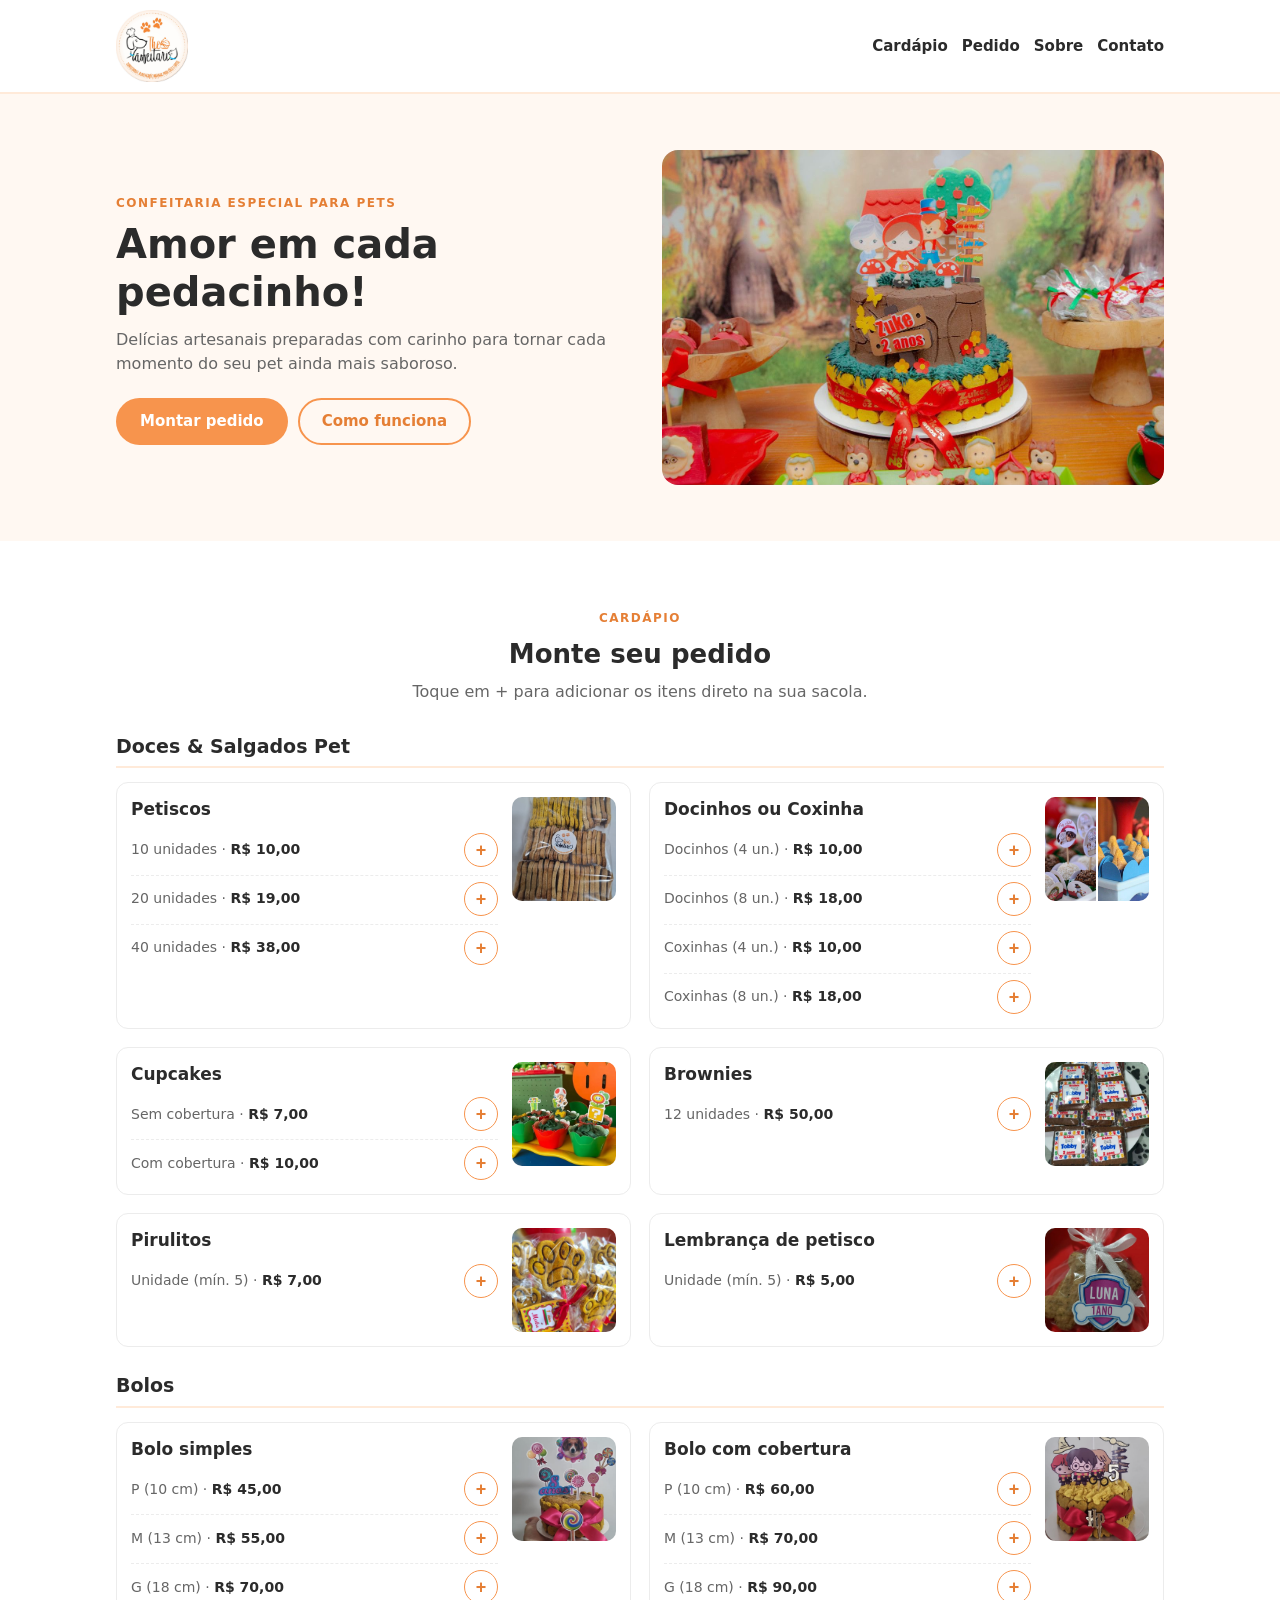
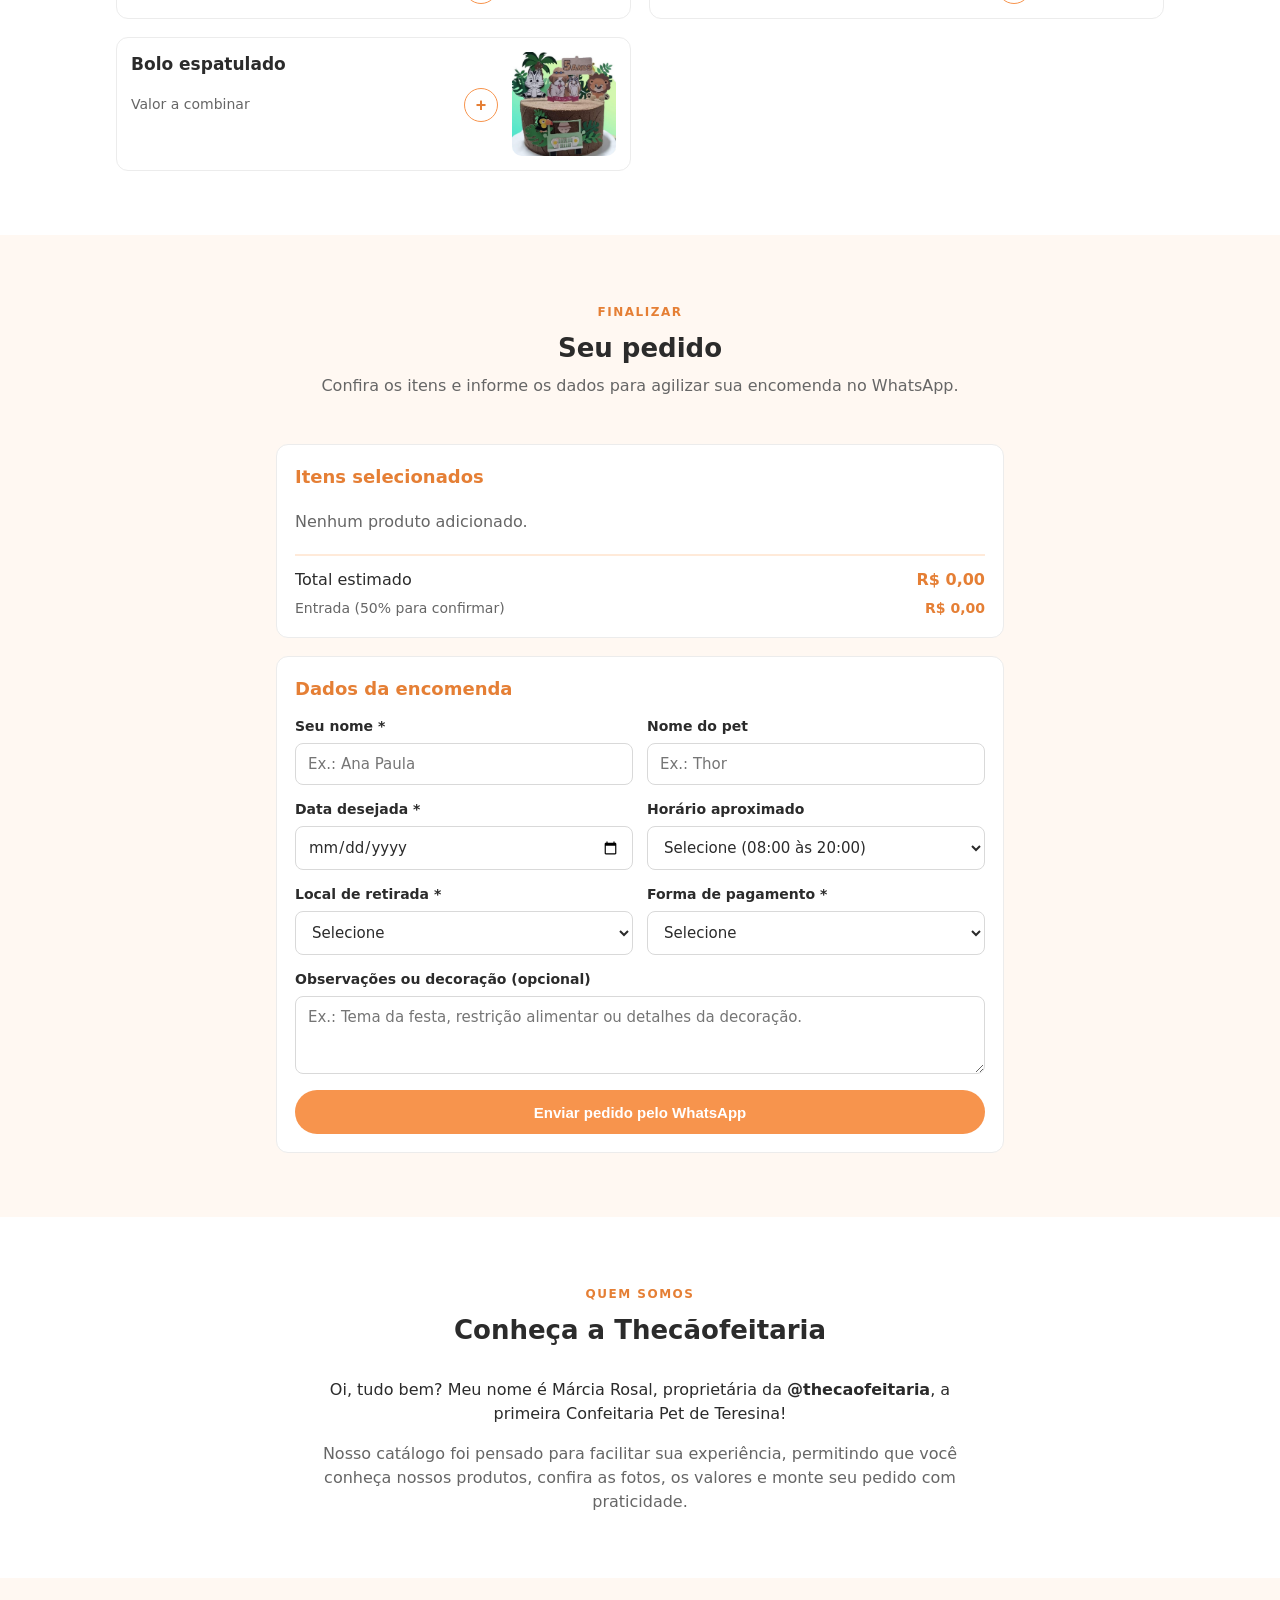
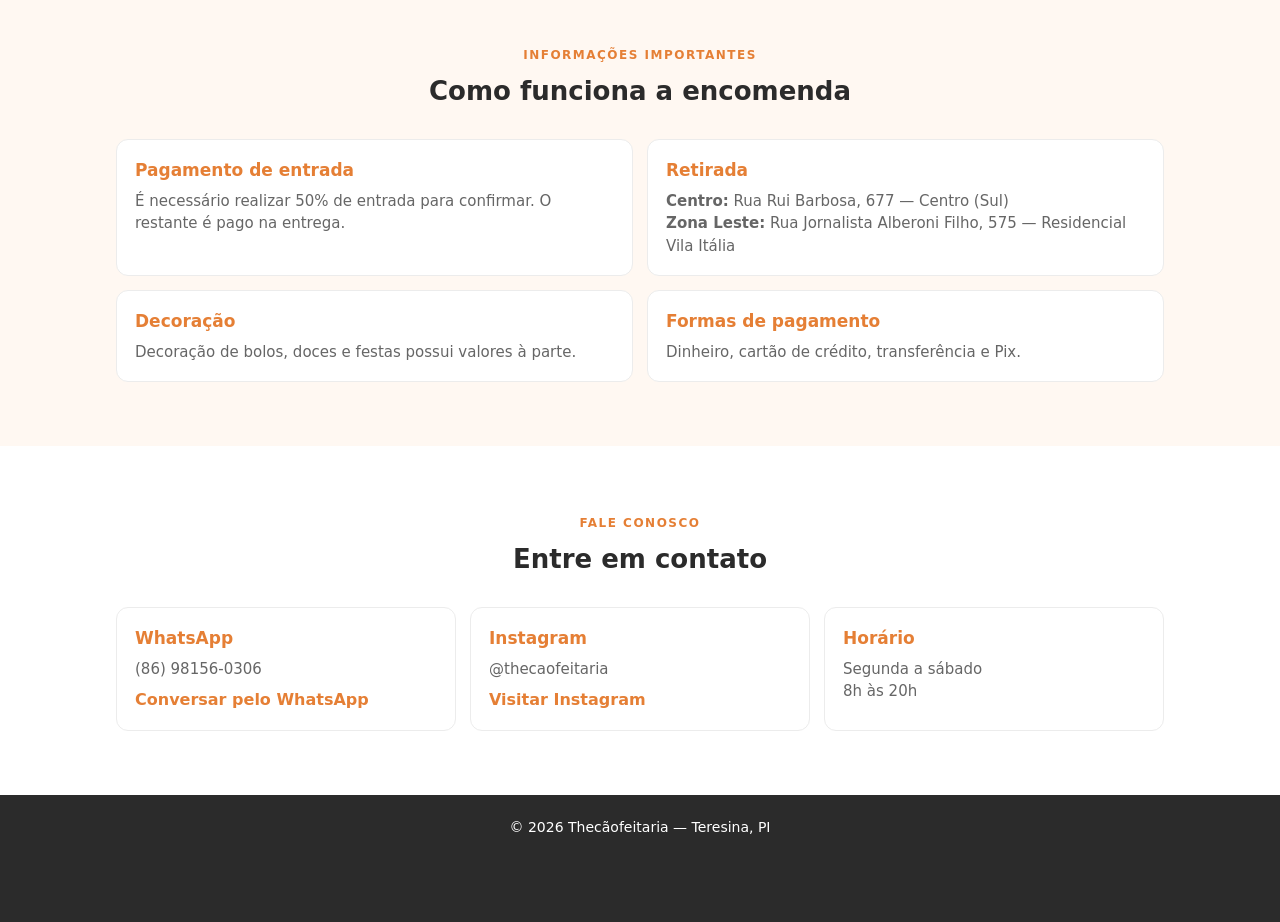
<file: index.html>
<!DOCTYPE html>
<html lang="pt-BR">
<head>
    <meta charset="UTF-8">
    <meta name="viewport" content="width=device-width, initial-scale=1.0">
    <meta http-equiv="Content-Security-Policy" content="default-src 'self'; script-src 'self'; style-src 'self'; img-src 'self' data:; connect-src 'self' https://*.supabase.co; object-src 'none'; base-uri 'self';">
    <title>Thecãofeitaria | Confeitaria Pet</title>
    <link rel="stylesheet" href="css/style.css">
    <script src="js/config.js" defer></script>
    <script src="js/script.js" defer></script>
</head>
<body>
    <header class="site-header">
        <nav class="container nav">
            <a href="#inicio" class="logo">
                <img src="images/logo.jpeg" alt="Thecãofeitaria">
            </a>
            <ul class="nav-links">
                <li><a href="#produtos">Cardápio</a></li>
                <li><a href="#montar-pedido">Pedido</a></li>
                <li><a href="#sobre">Sobre</a></li>
                <li><a href="#contato">Contato</a></li>
            </ul>
        </nav>
    </header>

    <main>
        <section id="inicio" class="hero">
            <div class="container hero-grid">
                <div class="hero-content">
                    <span class="eyebrow">Confeitaria especial para pets</span>
                    <h1>Amor em cada pedacinho!</h1>
                    <p>
                        Delícias artesanais preparadas com carinho para tornar cada
                        momento do seu pet ainda mais saboroso.
                    </p>
                    <div class="hero-actions">
                        <a href="#produtos" class="btn btn-primary">Montar pedido</a>
                        <a href="#encomendas" class="btn btn-outline">Como funciona</a>
                    </div>
                </div>
                <div class="hero-media">
                    <img src="images/destaque.jpeg" alt="Delícias preparadas pela Thecãofeitaria">
                </div>
            </div>
        </section>

        <section id="produtos" class="section">
            <div class="container">
                <header class="section-head">
                    <span class="eyebrow">Cardápio</span>
                    <h2>Monte seu pedido</h2>
                    <p>Toque em + para adicionar os itens direto na sua sacola.</p>
                </header>

                <h3 class="category-title">Doces &amp; Salgados Pet</h3>
                <div class="menu-grid">
                    <article class="menu-item">
                        <div class="menu-info">
                            <h4>Petiscos</h4>
                            <div class="variants">
                                <div class="variant-row" data-name="Petiscos - 10 unidades" data-price="10">
                                    <span class="variant-label">10 unidades · <strong>R$ 10,00</strong></span>
                                    <div class="qty-control"></div>
                                </div>
                                <div class="variant-row" data-name="Petiscos - 20 unidades" data-price="19">
                                    <span class="variant-label">20 unidades · <strong>R$ 19,00</strong></span>
                                    <div class="qty-control"></div>
                                </div>
                                <div class="variant-row" data-name="Petiscos - 40 unidades" data-price="38">
                                    <span class="variant-label">40 unidades · <strong>R$ 38,00</strong></span>
                                    <div class="qty-control"></div>
                                </div>
                            </div>
                        </div>
                        <div class="menu-thumb">
                            <img src="images/petiscos.jpeg" alt="Petiscos para pets">
                        </div>
                    </article>

                    <article class="menu-item">
                        <div class="menu-info">
                            <h4>Docinhos ou Coxinha</h4>
                            <div class="variants">
                                <div class="variant-row" data-name="Docinhos - 4 unidades" data-price="10">
                                    <span class="variant-label">Docinhos (4 un.) · <strong>R$ 10,00</strong></span>
                                    <div class="qty-control"></div>
                                </div>
                                <div class="variant-row" data-name="Docinhos - 8 unidades" data-price="18">
                                    <span class="variant-label">Docinhos (8 un.) · <strong>R$ 18,00</strong></span>
                                    <div class="qty-control"></div>
                                </div>
                                <div class="variant-row" data-name="Coxinhas - 4 unidades" data-price="10">
                                    <span class="variant-label">Coxinhas (4 un.) · <strong>R$ 10,00</strong></span>
                                    <div class="qty-control"></div>
                                </div>
                                <div class="variant-row" data-name="Coxinhas - 8 unidades" data-price="18">
                                    <span class="variant-label">Coxinhas (8 un.) · <strong>R$ 18,00</strong></span>
                                    <div class="qty-control"></div>
                                </div>
                            </div>
                        </div>
                        <div class="menu-thumb menu-thumb-duo">
                            <img src="images/docinhos.jpeg" alt="Docinhos para pets">
                            <img src="images/coxinhas.jpeg" alt="Coxinhas para pets">
                        </div>
                    </article>

                    <article class="menu-item">
                        <div class="menu-info">
                            <h4>Cupcakes</h4>
                            <div class="variants">
                                <div class="variant-row" data-name="Cupcake sem cobertura" data-price="7">
                                    <span class="variant-label">Sem cobertura · <strong>R$ 7,00</strong></span>
                                    <div class="qty-control"></div>
                                </div>
                                <div class="variant-row" data-name="Cupcake com cobertura" data-price="10">
                                    <span class="variant-label">Com cobertura · <strong>R$ 10,00</strong></span>
                                    <div class="qty-control"></div>
                                </div>
                            </div>
                        </div>
                        <div class="menu-thumb">
                            <img src="images/cupcakes.jpeg" alt="Cupcakes para pets">
                        </div>
                    </article>

                    <article class="menu-item">
                        <div class="menu-info">
                            <h4>Brownies</h4>
                            <div class="variants">
                                <div class="variant-row" data-name="Brownies - 12 unidades" data-price="50">
                                    <span class="variant-label">12 unidades · <strong>R$ 50,00</strong></span>
                                    <div class="qty-control"></div>
                                </div>
                            </div>
                        </div>
                        <div class="menu-thumb">
                            <img src="images/brownies.jpeg" alt="Brownies para pets">
                        </div>
                    </article>

                    <article class="menu-item">
                        <div class="menu-info">
                            <h4>Pirulitos</h4>
                            <div class="variants">
                                <div class="variant-row" data-name="Pirulito" data-price="7" data-min="5">
                                    <span class="variant-label">Unidade (mín. 5) · <strong>R$ 7,00</strong></span>
                                    <div class="qty-control"></div>
                                </div>
                            </div>
                        </div>
                        <div class="menu-thumb">
                            <img src="images/pirulitos.jpeg" alt="Pirulitos para pets">
                        </div>
                    </article>

                    <article class="menu-item">
                        <div class="menu-info">
                            <h4>Lembrança de petisco</h4>
                            <div class="variants">
                                <div class="variant-row" data-name="Lembrança de petisco" data-price="5" data-min="5">
                                    <span class="variant-label">Unidade (mín. 5) · <strong>R$ 5,00</strong></span>
                                    <div class="qty-control"></div>
                                </div>
                            </div>
                        </div>
                        <div class="menu-thumb">
                            <img src="images/lembranca-petisco.jpg" alt="Lembrança de petisco para pets">
                        </div>
                    </article>
                </div>

                <h3 class="category-title">Bolos</h3>
                <div class="menu-grid">
                    <article class="menu-item">
                        <div class="menu-info">
                            <h4>Bolo simples</h4>
                            <div class="variants">
                                <div class="variant-row" data-name="Bolo simples P - 10cm" data-price="45">
                                    <span class="variant-label">P (10 cm) · <strong>R$ 45,00</strong></span>
                                    <div class="qty-control"></div>
                                </div>
                                <div class="variant-row" data-name="Bolo simples M - 13cm" data-price="55">
                                    <span class="variant-label">M (13 cm) · <strong>R$ 55,00</strong></span>
                                    <div class="qty-control"></div>
                                </div>
                                <div class="variant-row" data-name="Bolo simples G - 18cm" data-price="70">
                                    <span class="variant-label">G (18 cm) · <strong>R$ 70,00</strong></span>
                                    <div class="qty-control"></div>
                                </div>
                            </div>
                        </div>
                        <div class="menu-thumb">
                            <img src="images/bolo1.jpeg" alt="Bolo simples">
                        </div>
                    </article>

                    <article class="menu-item">
                        <div class="menu-info">
                            <h4>Bolo com cobertura</h4>
                            <div class="variants">
                                <div class="variant-row" data-name="Bolo com cobertura P - 10cm" data-price="60">
                                    <span class="variant-label">P (10 cm) · <strong>R$ 60,00</strong></span>
                                    <div class="qty-control"></div>
                                </div>
                                <div class="variant-row" data-name="Bolo com cobertura M - 13cm" data-price="70">
                                    <span class="variant-label">M (13 cm) · <strong>R$ 70,00</strong></span>
                                    <div class="qty-control"></div>
                                </div>
                                <div class="variant-row" data-name="Bolo com cobertura G - 18cm" data-price="90">
                                    <span class="variant-label">G (18 cm) · <strong>R$ 90,00</strong></span>
                                    <div class="qty-control"></div>
                                </div>
                            </div>
                        </div>
                        <div class="menu-thumb">
                            <img src="images/bolo2.jpeg" alt="Bolo com cobertura">
                        </div>
                    </article>

                    <article class="menu-item">
                        <div class="menu-info">
                            <h4>Bolo espatulado</h4>
                            <div class="variants">
                                <div class="variant-row" data-name="Bolo espatulado" data-price="0" data-combinar="true">
                                    <span class="variant-label">Valor a combinar</span>
                                    <div class="qty-control"></div>
                                </div>
                            </div>
                        </div>
                        <div class="menu-thumb">
                            <img src="images/bolo3.jpeg" alt="Bolo espatulado">
                        </div>
                    </article>
                </div>
            </div>
        </section>

        <section id="montar-pedido" class="section section-soft">
            <div class="container pedido-wrap">
                <header class="section-head">
                    <span class="eyebrow">Finalizar</span>
                    <h2>Seu pedido</h2>
                    <p>Confira os itens e informe os dados para agilizar sua encomenda no WhatsApp.</p>
                </header>

                <div class="panel">
                    <h3>Itens selecionados</h3>
                    <ul id="lista-pedido" class="cart-list">
                        <li class="cart-empty">Nenhum produto adicionado.</li>
                    </ul>

                    <div class="totals">
                        <div class="total-row">
                            <span>Total estimado</span>
                            <strong id="valor-total">R$ 0,00</strong>
                        </div>
                        <div class="total-row total-sinal">
                            <span>Entrada (50% para confirmar)</span>
                            <strong id="valor-entrada">R$ 0,00</strong>
                        </div>
                        <p id="aviso-combinar" class="hint" hidden>
                            Inclui item com valor a combinar (será confirmado no WhatsApp).
                        </p>
                    </div>
                </div>

                <form id="form-encomenda" class="panel" novalidate>
                    <h3>Dados da encomenda</h3>
                    <input type="text" id="website" name="website" class="hp-field" tabindex="-1" autocomplete="off" aria-hidden="true">
                    <div class="fields-grid">
                        <div class="field">
                            <label for="cliente-nome">Seu nome *</label>
                            <input type="text" id="cliente-nome" placeholder="Ex.: Ana Paula" required>
                        </div>

                        <div class="field">
                            <label for="pet-nome">Nome do pet</label>
                            <input type="text" id="pet-nome" placeholder="Ex.: Thor">
                        </div>

                        <div class="field">
                            <label for="data-entrega">Data desejada *</label>
                            <input type="date" id="data-entrega" required>
                        </div>

                        <div class="field">
                            <label for="horario-entrega">Horário aproximado</label>
                            <select id="horario-entrega">
                                <option value="">Selecione (08:00 às 20:00)</option>
                                <option value="08:00">08:00</option>
                                <option value="08:30">08:30</option>
                                <option value="09:00">09:00</option>
                                <option value="09:30">09:30</option>
                                <option value="10:00">10:00</option>
                                <option value="10:30">10:30</option>
                                <option value="11:00">11:00</option>
                                <option value="11:30">11:30</option>
                                <option value="12:00">12:00</option>
                                <option value="12:30">12:30</option>
                                <option value="13:00">13:00</option>
                                <option value="13:30">13:30</option>
                                <option value="14:00">14:00</option>
                                <option value="14:30">14:30</option>
                                <option value="15:00">15:00</option>
                                <option value="15:30">15:30</option>
                                <option value="16:00">16:00</option>
                                <option value="16:30">16:30</option>
                                <option value="17:00">17:00</option>
                                <option value="17:30">17:30</option>
                                <option value="18:00">18:00</option>
                                <option value="18:30">18:30</option>
                                <option value="19:00">19:00</option>
                                <option value="19:30">19:30</option>
                                <option value="20:00">20:00</option>
                            </select>
                        </div>

                        <div class="field">
                            <label for="local-retirada">Local de retirada *</label>
                            <select id="local-retirada" required>
                                <option value="">Selecione</option>
                                <option value="Centro">Centro</option>
                                <option value="Zona Leste">Zona Leste</option>
                            </select>
                            <small id="endereco-retirada" class="hint" hidden></small>
                        </div>

                        <div class="field">
                            <label for="forma-pagamento">Forma de pagamento *</label>
                            <select id="forma-pagamento" required>
                                <option value="">Selecione</option>
                                <option value="Pix">Pix</option>
                                <option value="Cartão de crédito">Cartão de crédito</option>
                                <option value="Transferência">Transferência</option>
                                <option value="Dinheiro">Dinheiro</option>
                            </select>
                        </div>

                        <div class="field field-full">
                            <label for="observacoes">Observações ou decoração (opcional)</label>
                            <textarea id="observacoes" rows="3" placeholder="Ex.: Tema da festa, restrição alimentar ou detalhes da decoração."></textarea>
                        </div>
                    </div>

                    <p id="pedido-erro" class="error-msg" role="alert" hidden></p>

                    <button type="submit" id="enviar-pedido" class="btn btn-primary btn-block">
                        Enviar pedido pelo WhatsApp
                    </button>
                </form>
            </div>
        </section>

        <section id="sobre" class="section">
            <div class="container narrow">
                <header class="section-head">
                    <span class="eyebrow">Quem somos</span>
                    <h2>Conheça a Thecãofeitaria</h2>
                </header>
                <p>
                    Oi, tudo bem? Meu nome é Márcia Rosal, proprietária da
                    <strong>@thecaofeitaria</strong>, a primeira Confeitaria Pet de Teresina!
                </p>
                <p>
                    Nosso catálogo foi pensado para facilitar sua experiência, permitindo que
                    você conheça nossos produtos, confira as fotos, os valores e monte seu pedido
                    com praticidade.
                </p>
            </div>
        </section>

        <section id="encomendas" class="section section-soft">
            <div class="container">
                <header class="section-head">
                    <span class="eyebrow">Informações importantes</span>
                    <h2>Como funciona a encomenda</h2>
                </header>

                <div class="info-grid">
                    <div class="info-card">
                        <h3>Pagamento de entrada</h3>
                        <p>É necessário realizar 50% de entrada para confirmar. O restante é pago na entrega.</p>
                    </div>
                    <div class="info-card">
                        <h3>Retirada</h3>
                        <p><strong>Centro:</strong> Rua Rui Barbosa, 677 — Centro (Sul)</p>
                        <p><strong>Zona Leste:</strong> Rua Jornalista Alberoni Filho, 575 — Residencial Vila Itália</p>
                    </div>
                    <div class="info-card">
                        <h3>Decoração</h3>
                        <p>Decoração de bolos, doces e festas possui valores à parte.</p>
                    </div>
                    <div class="info-card">
                        <h3>Formas de pagamento</h3>
                        <p>Dinheiro, cartão de crédito, transferência e Pix.</p>
                    </div>
                </div>
            </div>
        </section>

        <section id="contato" class="section">
            <div class="container">
                <header class="section-head">
                    <span class="eyebrow">Fale conosco</span>
                    <h2>Entre em contato</h2>
                </header>

                <div class="contato-grid">
                    <div class="info-card">
                        <h3>WhatsApp</h3>
                        <p>(86) 98156-0306</p>
                        <a href="https://wa.me/5586981560306" target="_blank" rel="noopener noreferrer">
                            Conversar pelo WhatsApp
                        </a>
                    </div>
                    <div class="info-card">
                        <h3>Instagram</h3>
                        <p>@thecaofeitaria</p>
                        <a href="https://www.instagram.com/thecaofeitaria/" target="_blank" rel="noopener noreferrer">
                            Visitar Instagram
                        </a>
                    </div>
                    <div class="info-card">
                        <h3>Horário</h3>
                        <p>Segunda a sábado<br>8h às 20h</p>
                    </div>
                </div>
            </div>
        </section>
    </main>

    <div id="cart-bar" class="cart-bar" hidden>
        <div class="container cart-bar-inner">
            <div class="cart-bar-summary">
                <span id="cart-bar-count">0 itens</span>
                <strong id="cart-bar-total">R$ 0,00</strong>
            </div>
            <a href="#montar-pedido" class="btn btn-light btn-sm">Ver pedido</a>
        </div>
    </div>

    <footer class="site-footer">
        <p>&copy; 2026 Thecãofeitaria — Teresina, PI</p>
    </footer>
</body>
</html>
</file>
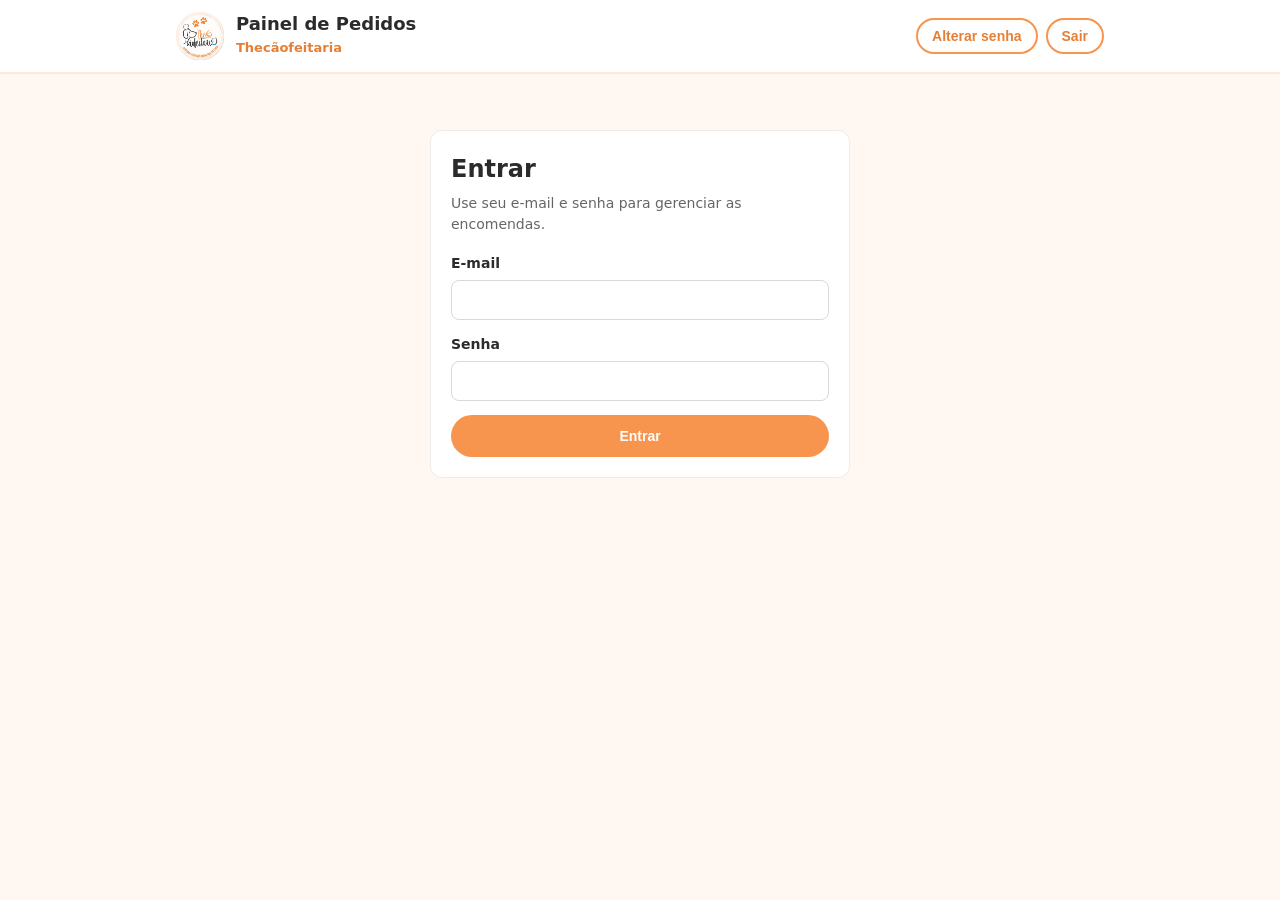
<file: admin.html>
<!DOCTYPE html>
<html lang="pt-BR">
<head>
    <meta charset="UTF-8">
    <meta name="viewport" content="width=device-width, initial-scale=1.0">
    <meta http-equiv="Content-Security-Policy" content="default-src 'self'; script-src 'self'; style-src 'self'; img-src 'self' data:; connect-src 'self' https://*.supabase.co; object-src 'none'; base-uri 'self';">
    <title>Painel de Pedidos | Thecãofeitaria</title>
    <link rel="stylesheet" href="css/admin.css">
    <script src="js/config.js" defer></script>
    <script src="js/admin.js" defer></script>
</head>
<body>
    <header class="admin-header">
        <div class="container header-inner">
            <div class="brand">
                <img src="images/logo.jpeg" alt="Thecãofeitaria">
                <div>
                    <h1>Painel de Pedidos</h1>
                    <span>Thecãofeitaria</span>
                </div>
            </div>
            <div class="header-actions">
                <button type="button" id="btn-open-password" class="btn btn-outline btn-sm" hidden>Alterar senha</button>
                <button type="button" id="btn-logout" class="btn btn-outline btn-sm" hidden>Sair</button>
            </div>
        </div>
    </header>

    <main class="container main-content">
        <section id="login-view" class="card login-card">
            <h2>Entrar</h2>
            <p class="muted">Use seu e-mail e senha para gerenciar as encomendas.</p>

            <form id="login-form" class="stack">
                <div class="field">
                    <label for="login-email">E-mail</label>
                    <input type="email" id="login-email" autocomplete="email" required>
                </div>
                <div class="field">
                    <label for="login-password">Senha</label>
                    <input type="password" id="login-password" autocomplete="current-password" required>
                </div>
                <p id="login-erro" class="error-msg" role="alert" hidden></p>
                <button type="submit" id="btn-login" class="btn btn-primary btn-block">Entrar</button>
            </form>
        </section>

        <section id="password-view" class="card login-card" hidden>
            <h2>Alterar senha</h2>
            <p class="muted">Escolha uma nova senha com pelo menos 6 caracteres.</p>

            <form id="password-form" class="stack">
                <div class="field">
                    <label for="new-password">Nova senha</label>
                    <input type="password" id="new-password" minlength="6" autocomplete="new-password" required>
                </div>
                <div class="field">
                    <label for="confirm-password">Confirmar nova senha</label>
                    <input type="password" id="confirm-password" minlength="6" autocomplete="new-password" required>
                </div>
                <p id="password-msg" class="error-msg" role="alert" hidden></p>
                <div class="row-actions">
                    <button type="submit" id="btn-save-password" class="btn btn-primary">Salvar senha</button>
                    <button type="button" id="btn-cancel-password" class="btn btn-outline">Voltar</button>
                </div>
            </form>
        </section>

        <section id="orders-view" hidden>
            <div class="toolbar">
                <div class="tabs" role="tablist">
                    <button type="button" class="tab active" data-filter="ativos">Ativos</button>
                    <button type="button" class="tab" data-filter="entregues">Entregues</button>
                    <button type="button" class="tab" data-filter="todos">Todos</button>
                </div>
                <div class="search-row">
                    <input type="search" id="search-input" placeholder="Buscar por nome do cliente ou código (TCF-...)">
                    <button type="button" id="btn-refresh" class="btn btn-outline btn-sm">Atualizar</button>
                </div>
            </div>

            <p id="orders-status" class="muted status-msg" hidden></p>
            <div id="orders-list" class="orders-grid"></div>
        </section>
    </main>
</body>
</html>
</file>
<file: css/style.css>
:root {
    --bg: #ffffff;
    --bg-soft: #fff8f2;
    --orange: #f7944d;
    --orange-hover: #e57f35;
    --orange-tint: #ffead9;
    --text: #2b2b2b;
    --muted: #666666;
    --border: #ececec;
    --danger: #c93b2b;
    --radius: 12px;
}

* {
    margin: 0;
    padding: 0;
    box-sizing: border-box;
}

html {
    scroll-behavior: smooth;
}

body {
    font-family: 'Segoe UI', system-ui, -apple-system, sans-serif;
    background-color: var(--bg);
    color: var(--text);
    line-height: 1.5;
}

img {
    display: block;
    max-width: 100%;
}

.container {
    width: 100%;
    max-width: 1080px;
    margin: 0 auto;
    padding: 0 16px;
}

.narrow {
    max-width: 720px;
    text-align: center;
}

.narrow p + p {
    margin-top: 16px;
    color: var(--muted);
}

/* Header */
.site-header {
    background-color: var(--bg);
    border-bottom: 2px solid var(--orange-tint);
    position: sticky;
    top: 0;
    z-index: 10;
}

.nav {
    display: flex;
    flex-wrap: wrap;
    align-items: center;
    justify-content: space-between;
    gap: 12px;
    padding-top: 10px;
    padding-bottom: 10px;
}

.logo img {
    width: 72px;
    height: auto;
    border-radius: 8px;
}

.nav-links {
    display: flex;
    flex-wrap: wrap;
    list-style: none;
    gap: 14px;
}

.nav-links a {
    text-decoration: none;
    color: var(--text);
    font-weight: 600;
    font-size: 15px;
}

.nav-links a:hover {
    color: var(--orange-hover);
}

/* Typography & Buttons */
.eyebrow {
    display: inline-block;
    color: var(--orange-hover);
    font-weight: 700;
    font-size: 12px;
    letter-spacing: 1.5px;
    text-transform: uppercase;
    margin-bottom: 8px;
}

.section {
    padding: 44px 0;
}

.section-soft {
    background-color: var(--bg-soft);
}

.section-head {
    text-align: center;
    margin-bottom: 28px;
}

.section-head h2 {
    font-size: 26px;
    color: var(--text);
    margin-bottom: 6px;
}

.section-head p {
    color: var(--muted);
}

.btn {
    display: inline-flex;
    align-items: center;
    justify-content: center;
    min-height: 44px;
    padding: 10px 22px;
    border-radius: 999px;
    font-weight: 600;
    font-size: 15px;
    text-decoration: none;
    cursor: pointer;
    border: 2px solid transparent;
    transition: background-color 0.2s, border-color 0.2s;
}

.btn-primary {
    background-color: var(--orange);
    color: #ffffff;
}

.btn-primary:hover {
    background-color: var(--orange-hover);
}

.btn-outline {
    background-color: transparent;
    border-color: var(--orange);
    color: var(--orange-hover);
}

.btn-outline:hover {
    background-color: var(--orange-tint);
}

.btn-light {
    background-color: #ffffff;
    color: var(--orange-hover);
}

.btn-sm {
    min-height: 36px;
    padding: 6px 16px;
    font-size: 14px;
}

.btn-block {
    width: 100%;
}

/* Hero */
.hero {
    background-color: var(--bg-soft);
    padding: 36px 0 44px;
}

.hero-grid {
    display: grid;
    grid-template-columns: 1fr;
    gap: 24px;
    align-items: center;
}

.hero-content {
    text-align: center;
}

.hero-content h1 {
    font-size: 30px;
    line-height: 1.2;
    margin-bottom: 12px;
}

.hero-content p {
    color: var(--muted);
    margin-bottom: 22px;
}

.hero-actions {
    display: flex;
    flex-wrap: wrap;
    justify-content: center;
    gap: 10px;
}

.hero-media img {
    width: 100%;
    border-radius: 16px;
    object-fit: cover;
    max-height: 340px;
}

/* Cardápio estilo iFood */
.category-title {
    font-size: 19px;
    color: var(--text);
    margin: 24px 0 14px;
    padding-bottom: 6px;
    border-bottom: 2px solid var(--orange-tint);
}

.category-title:first-of-type {
    margin-top: 0;
}

.menu-grid {
    display: grid;
    grid-template-columns: 1fr;
    gap: 14px;
}

.menu-item {
    display: flex;
    justify-content: space-between;
    align-items: flex-start;
    gap: 14px;
    padding: 14px;
    background-color: var(--bg);
    border: 1px solid var(--border);
    border-radius: var(--radius);
}

.menu-info {
    flex: 1;
    min-width: 0;
}

.menu-info h4 {
    font-size: 17px;
    color: var(--text);
    margin-bottom: 10px;
}

.variants {
    display: flex;
    flex-direction: column;
    gap: 8px;
}

.variant-row {
    display: flex;
    align-items: center;
    justify-content: space-between;
    gap: 8px;
    padding-top: 6px;
    border-top: 1px dashed var(--border);
}

.variant-row:first-child {
    padding-top: 0;
    border-top: none;
}

.variant-label {
    font-size: 14px;
    color: var(--muted);
}

.variant-label strong {
    color: var(--text);
}

.menu-thumb {
    width: 88px;
    height: 88px;
    flex-shrink: 0;
    border-radius: 10px;
    overflow: hidden;
}

.menu-thumb img {
    width: 100%;
    height: 100%;
    object-fit: cover;
}

.menu-thumb-duo {
    display: grid;
    grid-template-columns: 1fr 1fr;
    gap: 2px;
}

.qty-control {
    display: inline-flex;
    align-items: center;
    gap: 6px;
    flex-shrink: 0;
}

.qty-add {
    min-width: 34px;
    height: 34px;
    border-radius: 999px;
    border: 1px solid var(--orange);
    background-color: var(--bg);
    color: var(--orange-hover);
    font-size: 18px;
    font-weight: 700;
    cursor: pointer;
    line-height: 1;
}

.qty-add:hover {
    background-color: var(--orange-tint);
}

.qty-stepper {
    display: inline-flex;
    align-items: center;
    border: 1px solid var(--orange);
    border-radius: 999px;
    overflow: hidden;
    height: 34px;
}

.qty-stepper button {
    width: 30px;
    height: 100%;
    border: none;
    background-color: var(--orange-tint);
    color: var(--orange-hover);
    font-size: 16px;
    font-weight: 700;
    cursor: pointer;
}

.qty-stepper span {
    min-width: 24px;
    text-align: center;
    font-size: 14px;
    font-weight: 700;
}

/* Pedido & Formulário */
.pedido-wrap {
    max-width: 760px;
    display: flex;
    flex-direction: column;
    gap: 18px;
}

.panel {
    background-color: var(--bg);
    border: 1px solid var(--border);
    border-radius: var(--radius);
    padding: 18px;
}

.panel h3 {
    font-size: 18px;
    color: var(--orange-hover);
    margin-bottom: 14px;
}

.cart-list {
    list-style: none;
    margin-bottom: 14px;
}

.cart-empty {
    color: var(--muted);
    padding: 6px 0;
}

.cart-item {
    display: flex;
    flex-wrap: wrap;
    justify-content: space-between;
    align-items: center;
    gap: 10px;
    padding: 10px 0;
    border-bottom: 1px solid var(--border);
}

.cart-item-info {
    flex: 1;
    min-width: 170px;
}

.cart-item-name {
    font-weight: 600;
    display: block;
    font-size: 15px;
}

.cart-item-price {
    font-size: 13px;
    color: var(--muted);
}

.cart-actions {
    display: flex;
    align-items: center;
    gap: 8px;
}

.remove-btn {
    border: none;
    background: transparent;
    color: var(--danger);
    font-size: 13px;
    font-weight: 600;
    cursor: pointer;
    padding: 4px;
}

.totals {
    border-top: 2px solid var(--orange-tint);
    padding-top: 12px;
    display: flex;
    flex-direction: column;
    gap: 6px;
}

.total-row {
    display: flex;
    justify-content: space-between;
    font-size: 16px;
}

.total-sinal {
    font-size: 14px;
    color: var(--muted);
}

.total-row strong {
    color: var(--orange-hover);
}

.hint {
    font-size: 13px;
    color: var(--muted);
    margin-top: 4px;
}

.fields-grid {
    display: grid;
    grid-template-columns: 1fr;
    gap: 14px;
    margin-bottom: 16px;
}

.field {
    display: flex;
    flex-direction: column;
    gap: 6px;
}

.field label {
    font-size: 14px;
    font-weight: 600;
}

.field input,
.field select,
.field textarea {
    width: 100%;
    padding: 11px 12px;
    border: 1px solid #d9d9d9;
    border-radius: 8px;
    font-size: 15px;
    font-family: inherit;
    background-color: var(--bg);
    color: var(--text);
}

.field input:focus,
.field select:focus,
.field textarea:focus {
    outline: none;
    border-color: var(--orange);
}

.error-msg {
    color: var(--danger);
    font-size: 14px;
    font-weight: 600;
    margin-bottom: 12px;
}

.hp-field {
    position: absolute;
    left: -9999px;
    width: 1px;
    height: 1px;
    opacity: 0;
}

/* Info & Contato */
.info-grid,
.contato-grid {
    display: grid;
    grid-template-columns: 1fr;
    gap: 14px;
}

.info-card {
    background-color: var(--bg);
    border: 1px solid var(--border);
    border-radius: var(--radius);
    padding: 18px;
}

.info-card h3 {
    font-size: 17px;
    color: var(--orange-hover);
    margin-bottom: 6px;
}

.info-card p {
    color: var(--muted);
    font-size: 15px;
}

.info-card a {
    display: inline-block;
    margin-top: 8px;
    color: var(--orange-hover);
    font-weight: 600;
    text-decoration: none;
}

/* Sacola fixa */
.cart-bar {
    position: fixed;
    left: 0;
    right: 0;
    bottom: 0;
    background-color: var(--orange);
    color: #ffffff;
    padding: 10px 0;
    box-shadow: 0 -2px 10px rgba(0, 0, 0, 0.12);
    z-index: 20;
}

.cart-bar[hidden] {
    display: none;
}

.cart-bar-inner {
    display: flex;
    align-items: center;
    justify-content: space-between;
    gap: 12px;
}

.cart-bar-summary {
    display: flex;
    flex-direction: column;
    font-size: 14px;
}

.cart-bar-summary strong {
    font-size: 16px;
}

.site-footer {
    background-color: var(--text);
    color: #ffffff;
    text-align: center;
    padding: 22px 16px 84px;
    font-size: 14px;
}

/* Tablet & Desktop */
@media (min-width: 768px) {
    .section {
        padding: 64px 0;
    }

    .hero {
        padding: 56px 0;
    }

    .hero-grid {
        grid-template-columns: 1fr 1fr;
        gap: 44px;
    }

    .hero-content {
        text-align: left;
    }

    .hero-content h1 {
        font-size: 40px;
    }

    .hero-actions {
        justify-content: flex-start;
    }

    .menu-grid {
        grid-template-columns: repeat(2, 1fr);
        gap: 18px;
    }

    .menu-thumb {
        width: 104px;
        height: 104px;
    }

    .fields-grid {
        grid-template-columns: 1fr 1fr;
    }

    .field-full {
        grid-column: 1 / -1;
    }

    .info-grid {
        grid-template-columns: repeat(2, 1fr);
    }

    .contato-grid {
        grid-template-columns: repeat(3, 1fr);
    }
}
</file>
<file: css/admin.css>
:root {
    --bg: #fff8f2;
    --surface: #ffffff;
    --orange: #f7944d;
    --orange-hover: #e57f35;
    --orange-tint: #ffead9;
    --text: #2b2b2b;
    --muted: #666666;
    --border: #ececec;
    --danger: #c93b2b;
    --radius: 12px;
}

* {
    margin: 0;
    padding: 0;
    box-sizing: border-box;
}

body {
    font-family: 'Segoe UI', system-ui, -apple-system, sans-serif;
    background-color: var(--bg);
    color: var(--text);
    line-height: 1.5;
}

.container {
    width: 100%;
    max-width: 960px;
    margin: 0 auto;
    padding: 0 16px;
}

.admin-header {
    background-color: var(--surface);
    border-bottom: 2px solid var(--orange-tint);
    padding: 12px 0;
}

.header-inner {
    display: flex;
    align-items: center;
    justify-content: space-between;
    gap: 12px;
}

.header-actions {
    display: flex;
    align-items: center;
    gap: 8px;
}

.brand {
    display: flex;
    align-items: center;
    gap: 12px;
}

.brand img {
    width: 48px;
    height: 48px;
    object-fit: cover;
    border-radius: 8px;
}

.brand h1 {
    font-size: 18px;
    line-height: 1.2;
}

.brand span {
    font-size: 13px;
    color: var(--orange-hover);
    font-weight: 600;
}

.main-content {
    padding-top: 24px;
    padding-bottom: 40px;
}

.card {
    background-color: var(--surface);
    border: 1px solid var(--border);
    border-radius: var(--radius);
    padding: 20px;
}

.login-card {
    max-width: 420px;
    margin: 32px auto;
}

.login-card h2 {
    margin-bottom: 6px;
}

.muted {
    color: var(--muted);
    font-size: 14px;
}

.stack {
    display: flex;
    flex-direction: column;
    gap: 14px;
    margin-top: 18px;
}

.field {
    display: flex;
    flex-direction: column;
    gap: 6px;
}

.field label {
    font-size: 14px;
    font-weight: 600;
}

.field input,
.search-row input,
.status-select {
    width: 100%;
    padding: 10px 12px;
    border: 1px solid #d9d9d9;
    border-radius: 8px;
    font-size: 15px;
    font-family: inherit;
    background-color: var(--surface);
    color: var(--text);
}

.field input:focus,
.search-row input:focus,
.status-select:focus {
    outline: none;
    border-color: var(--orange);
}

.btn {
    display: inline-flex;
    align-items: center;
    justify-content: center;
    min-height: 42px;
    padding: 8px 18px;
    border-radius: 999px;
    font-weight: 600;
    font-size: 14px;
    cursor: pointer;
    border: 2px solid transparent;
}

.btn-primary {
    background-color: var(--orange);
    color: #ffffff;
}

.btn-primary:hover {
    background-color: var(--orange-hover);
}

.btn-outline {
    background-color: transparent;
    border-color: var(--orange);
    color: var(--orange-hover);
}

.btn-sm {
    min-height: 36px;
    padding: 6px 14px;
}

.btn-block {
    width: 100%;
}

.error-msg {
    color: var(--danger);
    font-size: 14px;
    font-weight: 600;
}

.success-msg {
    color: #1f7a3e;
    font-size: 14px;
    font-weight: 600;
}

.row-actions {
    display: flex;
    gap: 8px;
    flex-wrap: wrap;
}

.row-actions .btn {
    flex: 1;
}

.toolbar {
    display: flex;
    flex-direction: column;
    gap: 12px;
    margin-bottom: 18px;
}

.tabs {
    display: flex;
    gap: 8px;
    flex-wrap: wrap;
}

.tab {
    padding: 8px 16px;
    border-radius: 999px;
    border: 1px solid var(--border);
    background-color: var(--surface);
    color: var(--muted);
    font-weight: 600;
    font-size: 14px;
    cursor: pointer;
}

.tab.active {
    background-color: var(--orange);
    border-color: var(--orange);
    color: #ffffff;
}

.search-row {
    display: flex;
    gap: 8px;
}

.search-row input {
    flex: 1;
}

.status-msg {
    margin-bottom: 14px;
}

.orders-grid {
    display: grid;
    grid-template-columns: 1fr;
    gap: 14px;
}

.order-card {
    background-color: var(--surface);
    border: 1px solid var(--border);
    border-radius: var(--radius);
    padding: 16px;
    display: flex;
    flex-direction: column;
    gap: 12px;
}

.order-top {
    display: flex;
    justify-content: space-between;
    align-items: flex-start;
    gap: 10px;
    border-bottom: 1px solid var(--border);
    padding-bottom: 10px;
}

.order-code {
    font-size: 13px;
    font-weight: 700;
    color: var(--orange-hover);
}

.order-date {
    font-size: 15px;
    font-weight: 700;
}

.order-meta {
    font-size: 14px;
    color: var(--muted);
}

.order-meta strong {
    color: var(--text);
}

.order-items {
    list-style: none;
    background-color: var(--bg);
    border-radius: 8px;
    padding: 10px 12px;
    font-size: 14px;
    display: flex;
    flex-direction: column;
    gap: 4px;
}

.order-obs {
    font-size: 13px;
    color: var(--muted);
    border-left: 3px solid var(--orange);
    padding-left: 10px;
}

.order-values {
    display: flex;
    justify-content: space-between;
    font-size: 14px;
    padding-top: 6px;
    border-top: 1px dashed var(--border);
}

.order-actions {
    display: flex;
    gap: 8px;
    align-items: center;
}

.btn-delete {
    border: none;
    background: transparent;
    color: var(--danger);
    font-size: 13px;
    font-weight: 600;
    cursor: pointer;
    padding: 8px 6px;
}

@media (min-width: 768px) {
    .toolbar {
        flex-direction: row;
        justify-content: space-between;
        align-items: center;
    }

    .search-row {
        min-width: 340px;
    }

    .orders-grid {
        grid-template-columns: repeat(2, 1fr);
    }
}
</file>
